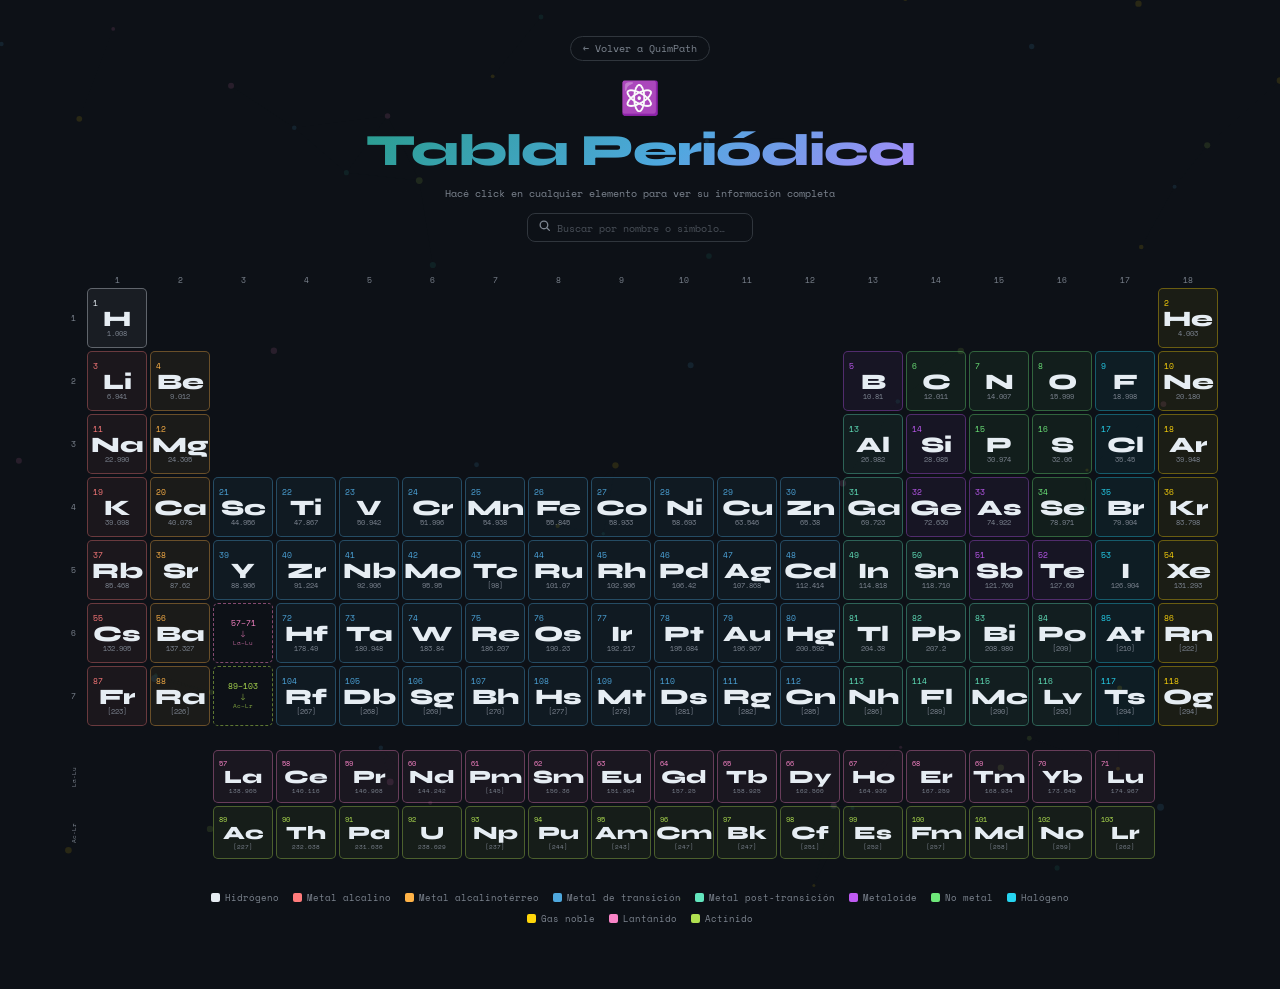
<file: tabla_periodica.html>
<!DOCTYPE html>
<html lang="es">
<head>
  <meta charset="UTF-8">
  <meta name="viewport" content="width=device-width, initial-scale=1.0">
  <title>Tabla Periódica — QuimPath</title>
  <link rel="icon" href="data:image/svg+xml,<svg xmlns=%22http://www.w3.org/2000/svg%22 viewBox=%220 0 100 100%22><text y=%22.9em%22 font-size=%2290%22>⚛️</text></svg>">
  <link href="https://fonts.googleapis.com/css2?family=Space+Mono:wght@400;700&family=Syne:wght@400;600;700;800&display=swap" rel="stylesheet">
  <style>
    :root {
      --bg:  #0d1117;
      --sf:  #161b22;
      --sf2: #1c2128;
      --bd:  #30363d;
      --tx:  #e6edf3;
      --tm:  #7d8590;
      --ac:  #2a9d8f;
      --a2:  #4ea8de;
      --cs:  60px;
      --cg:  3px;
    }
    * { box-sizing: border-box; margin: 0; padding: 0; }
    html, body { background: var(--bg); color: var(--tx); font-family: 'Syne', sans-serif; min-height: 100dvh; overflow-x: hidden; }

    #bg-canvas { position: fixed; inset: 0; pointer-events: none; z-index: 0; opacity: .22; }

    .page { position: relative; z-index: 1; min-height: 100dvh; padding: 36px 20px 64px; display: flex; flex-direction: column; align-items: center; }

    /* ── HEADER ── */
    .hdr { text-align: center; margin-bottom: 32px; animation: fadeUp .5s ease both; }
    .back-btn {
      display: inline-flex; align-items: center; gap: 6px;
      font-family: 'Space Mono', monospace; font-size: .62rem;
      color: var(--tm); text-decoration: none;
      border: 1px solid var(--bd); border-radius: 100px;
      padding: 4px 12px; margin-bottom: 18px;
      transition: color .15s, border-color .15s;
    }
    .back-btn:hover { color: var(--ac); border-color: var(--ac); }
    .hdr h1 {
      font-size: clamp(1.5rem, 6vw, 2.8rem); font-weight: 800; letter-spacing: -1px;
      background: linear-gradient(135deg, var(--ac) 0%, var(--a2) 55%, #a78bfa 100%);
      -webkit-background-clip: text; -webkit-text-fill-color: transparent; background-clip: text;
      display: inline-block; margin-bottom: 8px;
    }
    .hdr p { font-family: 'Space Mono', monospace; font-size: .65rem; color: var(--tm); }

    .search-wrap {
      display: flex; align-items: center; gap: 6px;
      margin: 12px auto 0; width: max-content;
      background: var(--s2); border: 1px solid var(--bd); border-radius: 8px;
      padding: 5px 10px; transition: border-color .2s, box-shadow .2s;
    }
    .search-wrap:focus-within { border-color: var(--ac); box-shadow: 0 0 0 2px color-mix(in srgb, var(--ac) 20%, transparent); }
    .s-icon { font-size: .8rem; color: var(--tm); user-select: none; }
    #el-search {
      background: none; border: none; outline: none;
      color: var(--tx); font-family: 'Space Mono', monospace; font-size: .65rem;
      width: 170px;
    }
    #el-search::placeholder { color: var(--tm); opacity: .55; }
    #search-clear {
      background: none; border: none; color: var(--tm); cursor: pointer;
      font-size: .7rem; padding: 0; line-height: 1; opacity: 0; pointer-events: none;
      transition: opacity .15s;
    }
    #search-clear.visible { opacity: 1; pointer-events: auto; }

    /* ── SCROLL WRAPPER ── */
    .tbl-outer { width: 100%; overflow-x: auto; padding-bottom: 8px; }
    .tbl-inner { width: max-content; margin: 0 auto; display: flex; flex-direction: column; gap: 0; }

    /* Group label row */
    .grp-row {
      display: grid;
      grid-template-columns: 22px repeat(18, var(--cs));
      gap: var(--cg);
      margin-bottom: 2px;
    }
    .grp-lbl {
      font-family: 'Space Mono', monospace; font-size: .48rem; color: var(--tm);
      display: flex; align-items: center; justify-content: center;
    }

    /* Main layout: period labels + grid */
    .tbl-body { display: flex; gap: var(--cg); }
    .per-col {
      display: grid;
      grid-template-rows: repeat(7, var(--cs)) 18px repeat(2, calc(var(--cs) * .88));
      gap: var(--cg);
      width: 22px; flex-shrink: 0;
    }
    .per-lbl {
      font-family: 'Space Mono', monospace; font-size: .48rem; color: var(--tm);
      display: flex; align-items: center; justify-content: center;
    }
    .per-lbl.gap { /* row 8 spacer */ }

    /* ── PERIODIC TABLE GRID ── */
    #pt-grid {
      display: grid;
      grid-template-columns: repeat(18, var(--cs));
      grid-template-rows: repeat(7, var(--cs)) 18px repeat(2, calc(var(--cs) * .88));
      gap: var(--cg);
    }

    /* ── ELEMENT CELL ── */
    .el {
      grid-column: var(--c);
      grid-row: var(--r);
      position: relative;
      background: var(--eb);
      border: 1px solid color-mix(in srgb, var(--ec) 35%, transparent);
      border-radius: 5px;
      cursor: pointer;
      display: flex; flex-direction: column;
      align-items: center; justify-content: center;
      padding: 3px 2px 2px;
      overflow: hidden;
      transition: transform .15s cubic-bezier(.34,1.56,.64,1), box-shadow .15s, border-color .15s, opacity .18s, z-index 0s .15s;
      animation: elIn .45s var(--ed) both;
      user-select: none;
    }
    .el::before {
      content: '';
      position: absolute; inset: 0;
      background: radial-gradient(circle at 30% 20%, color-mix(in srgb, var(--ec) 18%, transparent), transparent 70%);
      opacity: 0; transition: opacity .15s;
      border-radius: 4px;
    }
    .el:hover { transform: scale(1.2); z-index: 20; border-color: var(--ec); box-shadow: 0 0 14px var(--eg), 0 6px 24px rgba(0,0,0,.6); transition: transform .15s cubic-bezier(.34,1.56,.64,1), box-shadow .15s, border-color .15s; }
    .el:hover::before { opacity: 1; }
    .el:active { transform: scale(1.1); }

    .el-z   { font-size: .5rem; font-family: 'Space Mono', monospace; color: var(--ec); line-height: 1; align-self: flex-start; padding-left: 3px; }
    .el-sym { font-size: 1.38rem; font-weight: 800; color: var(--tx); line-height: 1; margin: 1px 0; }
    .el-mass{ font-size: .41rem; font-family: 'Space Mono', monospace; color: var(--tm); line-height: 1; }

    /* Placeholder cells (57-71, 89-103) */
    .el-ph {
      grid-column: var(--c);
      grid-row: var(--r);
      background: transparent;
      border: 1px dashed color-mix(in srgb, var(--ec) 50%, transparent);
      border-radius: 5px;
      display: flex; flex-direction: column;
      align-items: center; justify-content: center;
      gap: 1px;
      animation: elIn .45s var(--ed) both;
    }
    .el-ph .ph-range { font-family: 'Space Mono', monospace; font-size: .48rem; color: var(--ec); line-height: 1; }
    .el-ph .ph-arrow { font-size: .55rem; color: color-mix(in srgb, var(--ec) 60%, transparent); }

    /* Lanthanide/actinide rows (row 9-10) — slightly smaller text */
    .el[data-fa="1"] .el-sym { font-size: 1.18rem; }
    .el[data-fa="1"] .el-z   { font-size: .44rem; }
    .el[data-fa="1"] .el-mass{ font-size: .38rem; }

    /* ── CATEGORY LEGEND ── */
    .legend { display: flex; flex-wrap: wrap; gap: 8px 14px; margin-top: 24px; justify-content: center; max-width: 900px; animation: fadeUp .5s .4s ease both; }
    .leg-item { display: flex; align-items: center; gap: 5px; font-family: 'Space Mono', monospace; font-size: .55rem; color: var(--tm); cursor: default; transition: color .15s; }
    .leg-item:hover { color: var(--tx); }

    /* Category filter dim */
    #pt-grid.filtering .el       { opacity: .1;  transition: opacity .18s; }
    #pt-grid.filtering .el-ph    { opacity: .08; transition: opacity .18s; }
    #pt-grid.filtering .el.hl    { opacity: 1; }
    #pt-grid.filtering .el-ph.hl { opacity: 1; }
    .leg-dot { width: 9px; height: 9px; border-radius: 2px; flex-shrink: 0; }

    /* ── MODAL ── */
    .mbg {
      position: fixed; inset: 0;
      background: rgba(0,0,0,.65);
      backdrop-filter: blur(8px);
      z-index: 200;
      display: flex; align-items: center; justify-content: center;
      padding: 20px;
      opacity: 0; pointer-events: none;
      transition: opacity .2s;
    }
    .mbg.open { opacity: 1; pointer-events: auto; }
    .mbox {
      background: var(--sf);
      border: 1px solid var(--bd);
      border-radius: 18px;
      width: 100%; max-width: 440px;
      position: relative;
      overflow: hidden;
      transform: translateY(22px) scale(.97);
      transition: transform .22s cubic-bezier(.34,1.56,.64,1);
    }
    .mbg.open .mbox { transform: translateY(0) scale(1); }

    /* Modal top banner */
    .m-banner {
      padding: 28px 24px 22px;
      background: radial-gradient(ellipse at 70% 50%, var(--m-glow, rgba(42,157,143,.12)), transparent 65%);
      border-bottom: 1px solid var(--bd);
      display: flex; align-items: flex-start; gap: 18px;
      position: relative; overflow: hidden;
    }
    /* Orbital ring decoration */
    .m-ring {
      position: absolute; right: 18px; top: 50%; transform: translateY(-50%);
      width: 78px; height: 78px;
      border-radius: 50%;
      border: 1px solid color-mix(in srgb, var(--m-color, white) 20%, transparent);
      animation: spin 9s linear infinite;
      pointer-events: none;
    }
    .m-ring::after {
      content: ''; position: absolute;
      width: 7px; height: 7px;
      background: var(--m-color, white);
      border-radius: 50%;
      top: -3.5px; left: 50%;
      transform: translateX(-50%);
      box-shadow: 0 0 6px var(--m-color, white);
    }
    .m-ring2 {
      position: absolute; right: 32px; top: 50%; transform: translateY(-50%) rotate(60deg);
      width: 52px; height: 52px;
      border-radius: 50%;
      border: 1px solid color-mix(in srgb, var(--m-color, white) 15%, transparent);
      animation: spinr 6s linear infinite;
      pointer-events: none;
    }
    .m-ring2::after {
      content: ''; position: absolute;
      width: 5px; height: 5px;
      background: color-mix(in srgb, var(--m-color, white) 60%, transparent);
      border-radius: 50%;
      bottom: -2.5px; left: 50%;
      transform: translateX(-50%);
    }

    .m-sym-wrap { flex-shrink: 0; }
    .m-z    { font-family: 'Space Mono', monospace; font-size: .68rem; color: var(--m-color, var(--tm)); margin-bottom: 2px; }
    .m-sym  { font-size: 3.2rem; font-weight: 800; color: var(--tx); line-height: 1; }
    .m-name { font-size: 1rem; font-weight: 700; color: var(--tx); line-height: 1.2; margin-bottom: 6px; }
    .m-cat  {
      display: inline-block;
      font-family: 'Space Mono', monospace; font-size: .52rem;
      text-transform: uppercase; letter-spacing: 1px;
      border: 1px solid var(--m-color, var(--bd));
      color: var(--m-color, var(--tm));
      background: color-mix(in srgb, var(--m-color, transparent) 10%, transparent);
      border-radius: 100px; padding: 2px 8px;
    }

    /* Modal body */
    .m-body { padding: 20px 24px 22px; }
    .m-grid {
      display: grid; grid-template-columns: 1fr 1fr;
      gap: 12px; margin-bottom: 16px;
    }
    .m-field { display: flex; flex-direction: column; gap: 3px; }
    .m-label { font-family: 'Space Mono', monospace; font-size: .5rem; text-transform: uppercase; letter-spacing: 1px; color: var(--tm); }
    .m-val   { font-size: .82rem; font-weight: 600; color: var(--tx); }
    .m-val.mono { font-family: 'Space Mono', monospace; font-size: .72rem; }
    .m-val.mono sup { font-size: .7em; vertical-align: super; line-height: 0; }

    .m-ox { display: flex; gap: 4px; flex-wrap: wrap; }
    .m-ox span {
      font-family: 'Space Mono', monospace; font-size: .62rem;
      border: 1px solid var(--m-color, var(--bd));
      color: var(--m-color, var(--tm));
      border-radius: 4px; padding: 1px 5px;
      background: color-mix(in srgb, var(--m-color, transparent) 8%, transparent);
    }

    .m-desc { font-size: .78rem; color: var(--tm); line-height: 1.6; border-top: 1px solid var(--bd); padding-top: 14px; }

    .m-close {
      position: absolute; top: 14px; right: 14px;
      background: var(--sf2); border: 1px solid var(--bd);
      color: var(--tm); border-radius: 8px;
      width: 28px; height: 28px;
      display: flex; align-items: center; justify-content: center;
      cursor: pointer; font-size: .8rem; z-index: 10;
      transition: color .15s, border-color .15s;
    }
    .m-close:hover { color: var(--tx); border-color: var(--tm); }

    .phase-badge {
      display: inline-flex; align-items: center; gap: 4px;
      font-size: .78rem; font-weight: 600;
    }
    .phase-dot { width: 8px; height: 8px; border-radius: 50%; display: inline-block; }

    /* ── ANIMATIONS ── */
    @keyframes fadeUp { from { opacity: 0; transform: translateY(16px); } to { opacity: 1; transform: translateY(0); } }
    @keyframes elIn   { from { opacity: 0; transform: scale(.75); } to { opacity: 1; transform: scale(1); } }
    @keyframes spin   { to { transform: translateY(-50%) rotate(360deg); } }
    @keyframes spinr  { to { transform: translateY(-50%) rotate(calc(60deg + 360deg)); } }

    /* ── RESPONSIVE ── */
    @media (max-width: 900px) {
      :root { --cs: 46px; --cg: 2px; }
      .el-sym,
      .el[data-fa="1"] .el-sym { font-size: 1.1rem; }
      .el-z, .el-mass { font-size: .42rem; }
    }
    @media (max-width: 600px) {
      :root { --cs: 34px; --cg: 2px; }
      .el-sym,
      .el[data-fa="1"] .el-sym { font-size: .82rem; }
      .el-z,
      .el[data-fa="1"] .el-z   { font-size: .34rem; }
      .el-mass { display: none; }
      .grp-lbl, .per-lbl { font-size: .38rem; }
      .hdr p { display: none; }
    }
    @media (max-width: 420px) {
      :root { --cs: 27px; --cg: 1px; }
      .el-sym,
      .el[data-fa="1"] .el-sym { font-size: .66rem; }
      .el-z,
      .el[data-fa="1"] .el-z   { display: none; }
      .grp-lbl { display: none; }
    }
    @media (max-width: 360px) {
      :root { --cs: 23px; --cg: 1px; }
      .el-sym,
      .el[data-fa="1"] .el-sym { font-size: .56rem; }
    }

    /* ── ROTATE OVERLAY ── */
    #rotate-ov {
      display: none;
      position: fixed; inset: 0; z-index: 999;
      background: var(--bg);
      flex-direction: column;
      align-items: center; justify-content: center;
      gap: 24px;
      padding: 32px;
      text-align: center;
    }
    #rotate-ov.show { display: flex; }

    .rot-phone {
      width: 160px; height: auto;
      animation: rotPhone 1.8s ease-in-out infinite;
      display: inline-block;
    }
    @keyframes rotPhone {
      0%   { transform: rotate(-12deg); }
      35%  { transform: rotate(78deg);  }
      65%  { transform: rotate(78deg);  }
      100% { transform: rotate(-12deg); }
    }
    .rot-title {
      font-size: 1.4rem; font-weight: 800;
      background: linear-gradient(135deg, var(--ac) 0%, var(--a2) 60%, #a78bfa 100%);
      -webkit-background-clip: text; -webkit-text-fill-color: transparent; background-clip: text;
    }
    .rot-sub {
      font-family: 'Space Mono', monospace;
      font-size: .65rem; color: var(--tm); line-height: 1.7; max-width: 260px;
    }
    .rot-back {
      margin-top: 8px;
      font-family: 'Space Mono', monospace; font-size: .6rem;
      color: var(--tm); text-decoration: none;
      border: 1px solid var(--bd); border-radius: 100px;
      padding: 6px 16px;
      transition: color .15s, border-color .15s;
    }
    .rot-back:hover { color: var(--ac); border-color: var(--ac); }
  </style>
</head>
<body>

<!-- Rotate overlay (mobile portrait) -->
<div id="rotate-ov">
  <img class="rot-phone" src="girar_telefono.png" alt="Girá el teléfono">
  <div class="rot-title">Rotá la pantalla</div>
  <div class="rot-sub">La tabla periódica está optimizada para modo horizontal. Girá el teléfono para continuar.</div>
  <a class="rot-back" href="index.html">← Volver al inicio</a>
</div>

<canvas id="bg-canvas"></canvas>

<div class="page">

  <header class="hdr">
    <div><a class="back-btn" href="index.html">← Volver a QuimPath</a></div>
    <div style="font-size:2rem;margin-bottom:6px">⚛️</div>
    <h1>Tabla Periódica</h1>
    <p>Hacé click en cualquier elemento para ver su información completa</p>
    <div class="search-wrap">
      <span class="s-icon"><svg width="13" height="13" viewBox="0 0 24 24" fill="none" stroke="currentColor" stroke-width="2.5" stroke-linecap="round" stroke-linejoin="round"><circle cx="11" cy="11" r="7"/><line x1="21" y1="21" x2="16.65" y2="16.65"/></svg></span>
      <input type="text" id="el-search" placeholder="Buscar por nombre o símbolo…" autocomplete="off" spellcheck="false">
      <button id="search-clear" title="Limpiar">✕</button>
    </div>
  </header>

  <div class="tbl-outer">
    <div class="tbl-inner">
      <!-- Group labels -->
      <div class="grp-row" id="grp-row"></div>
      <!-- Period labels + grid -->
      <div class="tbl-body">
        <div class="per-col" id="per-col"></div>
        <div id="pt-grid"></div>
      </div>
    </div>
  </div>

  <!-- Legend -->
  <div class="legend" id="legend"></div>

</div>

<!-- Modal -->
<div class="mbg" id="mbg" onclick="closeMod(event)">
  <div class="mbox" id="mbox">
    <button class="m-close" onclick="closeMod()">✕</button>
    <div class="m-banner" id="m-banner">
      <div class="m-ring" id="m-ring"></div>
      <div class="m-ring2" id="m-ring2"></div>
      <div class="m-sym-wrap">
        <div class="m-z" id="m-z"></div>
        <div class="m-sym" id="m-sym"></div>
      </div>
      <div>
        <div class="m-name" id="m-name"></div>
        <div class="m-cat" id="m-cat"></div>
      </div>
    </div>
    <div class="m-body">
      <div class="m-grid" id="m-grid"></div>
      <div class="m-desc" id="m-desc"></div>
    </div>
  </div>
</div>

<script>
// ── Category definitions ──
const CAT = {
  'hydrogen':         { color:'#e6edf3', glow:'rgba(230,237,243,.28)', bg:'rgba(230,237,243,.055)', name:'Hidrógeno' },
  'alkali-metal':     { color:'#ff7b7b', glow:'rgba(255,123,123,.28)', bg:'rgba(255,123,123,.06)',  name:'Metal alcalino' },
  'alkaline-earth':   { color:'#ffb347', glow:'rgba(255,179,71,.28)',  bg:'rgba(255,179,71,.06)',   name:'Metal alcalinotérreo' },
  'transition-metal': { color:'#4ea8de', glow:'rgba(78,168,222,.28)',  bg:'rgba(78,168,222,.06)',   name:'Metal de transición' },
  'post-transition':  { color:'#63e6be', glow:'rgba(99,230,190,.28)',  bg:'rgba(99,230,190,.06)',   name:'Metal post-transición' },
  'metalloid':        { color:'#bf5af2', glow:'rgba(191,90,242,.28)',  bg:'rgba(191,90,242,.06)',   name:'Metaloide' },
  'nonmetal':         { color:'#6ee87a', glow:'rgba(110,232,122,.28)', bg:'rgba(110,232,122,.06)',  name:'No metal' },
  'halogen':          { color:'#26d4f0', glow:'rgba(38,212,240,.28)',  bg:'rgba(38,212,240,.06)',   name:'Halógeno' },
  'noble-gas':        { color:'#ffd60a', glow:'rgba(255,214,10,.28)',  bg:'rgba(255,214,10,.06)',   name:'Gas noble' },
  'lanthanide':       { color:'#f984c7', glow:'rgba(249,132,199,.28)', bg:'rgba(249,132,199,.055)', name:'Lantánido' },
  'actinide':         { color:'#b0e050', glow:'rgba(176,224,80,.28)',  bg:'rgba(176,224,80,.055)',  name:'Actínido' },
};

// ── Phase icons ──
const PHASE_COLOR = { 'gas':'#4ea8de', 'líquido':'#f984c7', 'sólido':'#63e6be', 'sintético':'#ffb347' };
const PHASE_ICON  = { 'gas':'☁', 'líquido':'💧', 'sólido':'◆', 'sintético':'⚗' };

// ── Element data ──
// { z, sym, name, mass, cat, row, col, cfg, ox, phase, year, by, desc }
const E = [
  {z:1,  sym:'H',  name:'Hidrógeno',    mass:'1.008',   cat:'hydrogen',        row:1, col:1,  cfg:'1s¹',                     ox:['+1','-1'],           phase:'gas',     year:1766, by:'H. Cavendish',      desc:'El elemento más abundante del universo; forma el 75% de la materia bariónica. Su fusión en las estrellas produce toda la energía que vemos en el cosmos.'},
  {z:2,  sym:'He', name:'Helio',        mass:'4.003',   cat:'noble-gas',       row:1, col:18, cfg:'1s²',                     ox:[],                    phase:'gas',     year:1868, by:'Janssen / Lockyer',  desc:'Segundo elemento más abundante. Descubierto primero en el Sol (helio = ἥλιος). Es el único elemento que permanece líquido cerca del cero absoluto sin presión.'},
  {z:3,  sym:'Li', name:'Litio',        mass:'6.941',   cat:'alkali-metal',    row:2, col:1,  cfg:'[He] 2s¹',                ox:['+1'],                phase:'sólido',  year:1817, by:'J.A. Arfwedson',    desc:'Metal más ligero; tan blando que se corta con un cuchillo. Clave en baterías de ion-litio que alimentan autos eléctricos y smartphones.'},
  {z:4,  sym:'Be', name:'Berilio',      mass:'9.012',   cat:'alkaline-earth',  row:2, col:2,  cfg:'[He] 2s²',                ox:['+2'],                phase:'sólido',  year:1798, by:'L.N. Vauquelin',    desc:'Metal ligero y rígido, transparente a los rayos X. Usado en ventanas de detectores de rayos X, instrumentos de precisión y aleaciones aeroespaciales.'},
  {z:5,  sym:'B',  name:'Boro',         mass:'10.81',   cat:'metalloid',       row:2, col:13, cfg:'[He] 2s² 2p¹',            ox:['+3'],                phase:'sólido',  year:1808, by:'Gay-Lussac / Davy',  desc:'Semimetal con formas alótropas de dureza excepcional. Esencial en vidrio borosilicato (Pyrex), fibra de vidrio y ácido bórico antiséptico.'},
  {z:6,  sym:'C',  name:'Carbono',      mass:'12.011',  cat:'nonmetal',        row:2, col:14, cfg:'[He] 2s² 2p²',            ox:['+4','+2','-4'],      phase:'sólido',  year:null, by:'Prehistórico',       desc:'Base de toda la química orgánica. Existe como diamante (el mineral natural más duro), grafito (lubricante), grafeno y fulerenos. Cada ser vivo está construido con carbono.'},
  {z:7,  sym:'N',  name:'Nitrógeno',    mass:'14.007',  cat:'nonmetal',        row:2, col:15, cfg:'[He] 2s² 2p³',            ox:['+5','+3','-3'],      phase:'gas',     year:1772, by:'D. Rutherford',      desc:'Forma el 78% de la atmósfera. Esencial en proteínas, ADN y ARN. El nitrógeno líquido a −196°C se usa en criopreservación y gastronomía molecular.'},
  {z:8,  sym:'O',  name:'Oxígeno',      mass:'15.999',  cat:'nonmetal',        row:2, col:16, cfg:'[He] 2s² 2p⁴',            ox:['-2'],                phase:'gas',     year:1774, by:'Scheele / Priestley', desc:'Tercer elemento más abundante del universo. Esencial para la respiración aeróbica. El ozono (O₃) en la estratosfera protege la Tierra de la radiación UV.'},
  {z:9,  sym:'F',  name:'Flúor',        mass:'18.998',  cat:'halogen',         row:2, col:17, cfg:'[He] 2s² 2p⁵',            ox:['-1'],                phase:'gas',     year:1886, by:'H. Moissan',         desc:'Elemento más electronegativo de todos; tan reactivo que corroe casi cualquier material. El fluoruro en pastas dentales previene caries; el PTFE (Teflón) es flúor unido al carbono.'},
  {z:10, sym:'Ne', name:'Neón',         mass:'20.180',  cat:'noble-gas',       row:2, col:18, cfg:'[He] 2s² 2p⁶',            ox:[],                    phase:'gas',     year:1898, by:'Ramsay / Travers',   desc:'Gas noble inerte que emite luz rojo-naranja brillante al ionizarse. Los icónicos letreros de neón datan de 1910; hoy su color salmón es inconfundible.'},
  {z:11, sym:'Na', name:'Sodio',        mass:'22.990',  cat:'alkali-metal',    row:3, col:1,  cfg:'[Ne] 3s¹',                ox:['+1'],                phase:'sólido',  year:1807, by:'H. Davy',            desc:'Metal suave que reacciona violentamente con agua. El cloruro de sodio (sal) es fundamental para la vida y fue durante siglos moneda de cambio (salario).'},
  {z:12, sym:'Mg', name:'Magnesio',     mass:'24.305',  cat:'alkaline-earth',  row:3, col:2,  cfg:'[Ne] 3s²',                ox:['+2'],                phase:'sólido',  year:1755, by:'J. Black',           desc:'Metal ligero central en la clorofila, el pigmento verde de las plantas. Esencial para la fotosíntesis y segundo catión más abundante en el interior celular.'},
  {z:13, sym:'Al', name:'Aluminio',     mass:'26.982',  cat:'post-transition', row:3, col:13, cfg:'[Ne] 3s² 3p¹',            ox:['+3'],                phase:'sólido',  year:1825, by:'H.C. Ørsted',        desc:'Metal más abundante en la corteza terrestre. Ligero, resistente a la corrosión y 100% reciclable. Su producción consume enormes cantidades de electricidad.'},
  {z:14, sym:'Si', name:'Silicio',      mass:'28.085',  cat:'metalloid',       row:3, col:14, cfg:'[Ne] 3s² 3p²',            ox:['+4','-4'],           phase:'sólido',  year:1824, by:'J.J. Berzelius',     desc:'Semiconductor que dio nombre a Silicon Valley. Segundo elemento más abundante en la corteza terrestre. Cada chip de computadora está hecho de silicio ultrapuro.'},
  {z:15, sym:'P',  name:'Fósforo',      mass:'30.974',  cat:'nonmetal',        row:3, col:15, cfg:'[Ne] 3s² 3p³',            ox:['+5','+3','-3'],      phase:'sólido',  year:1669, by:'H. Brand',           desc:'Primer elemento descubierto en tiempos modernos. Esencial para el ADN, ARN y ATP. Su escasez futura amenaza la agricultura mundial.'},
  {z:16, sym:'S',  name:'Azufre',       mass:'32.06',   cat:'nonmetal',        row:3, col:16, cfg:'[Ne] 3s² 3p⁴',            ox:['+6','+4','-2'],      phase:'sólido',  year:null, by:'Prehistórico',       desc:'Conocido desde la antigüedad como "azufre" bíblico. Clave en la producción de ácido sulfúrico (el químico más producido del mundo) y en los aminoácidos cisteína y metionina.'},
  {z:17, sym:'Cl', name:'Cloro',        mass:'35.45',   cat:'halogen',         row:3, col:17, cfg:'[Ne] 3s² 3p⁵',            ox:['+7','+5','-1'],      phase:'gas',     year:1774, by:'C.W. Scheele',       desc:'Gas amarillo-verdoso; usado como arma química en la Primera Guerra Mundial. Hoy desinfecta el agua potable de millones de personas y es base de la industria del PVC.'},
  {z:18, sym:'Ar', name:'Argón',        mass:'39.948',  cat:'noble-gas',       row:3, col:18, cfg:'[Ne] 3s² 3p⁶',            ox:[],                    phase:'gas',     year:1894, by:'Rayleigh / Ramsay',  desc:'Gas noble más abundante en la atmósfera (0,93%). Provee atmósfera inerte en soldadura, lámparas de incandescencia y en el envejecimiento de vinos finos.'},
  {z:19, sym:'K',  name:'Potasio',      mass:'39.098',  cat:'alkali-metal',    row:4, col:1,  cfg:'[Ar] 4s¹',                ox:['+1'],                phase:'sólido',  year:1807, by:'H. Davy',            desc:'Esencial para la función nerviosa y muscular; mantiene el potencial de membrana celular. Abundante en bananas, papas y legumbres.'},
  {z:20, sym:'Ca', name:'Calcio',       mass:'40.078',  cat:'alkaline-earth',  row:4, col:2,  cfg:'[Ar] 4s²',                ox:['+2'],                phase:'sólido',  year:1808, by:'H. Davy',            desc:'Mineral más abundante del cuerpo humano (99% en huesos y dientes). El carbonato de calcio forma rocas calizas, mármol y conchas marinas.'},
  {z:21, sym:'Sc', name:'Escandio',     mass:'44.956',  cat:'transition-metal',row:4, col:3,  cfg:'[Ar] 3d¹ 4s²',            ox:['+3'],                phase:'sólido',  year:1879, by:'L.F. Nilson',        desc:'Primer metal de transición. Aleado con aluminio forma materiales ultraligeros para palos de béisbol, bicicletas y componentes aeroespaciales.'},
  {z:22, sym:'Ti', name:'Titanio',      mass:'47.867',  cat:'transition-metal',row:4, col:4,  cfg:'[Ar] 3d² 4s²',            ox:['+4','+3'],           phase:'sólido',  year:1791, by:'W. Gregor',          desc:'Metal ligero y biocompatible. Mismo módulo elástico que el hueso humano; esencial en implantes dentales, prótesis y estructuras aeroespaciales de alta temperatura.'},
  {z:23, sym:'V',  name:'Vanadio',      mass:'50.942',  cat:'transition-metal',row:4, col:5,  cfg:'[Ar] 3d³ 4s²',            ox:['+5','+4','+3','+2'], phase:'sólido',  year:1801, by:'A.M. del Río',       desc:'Metal duro descubierto en México. Las aleaciones vanadio-acero se usan en herramientas de corte, motores de autos y reactores nucleares.'},
  {z:24, sym:'Cr', name:'Cromo',        mass:'51.996',  cat:'transition-metal',row:4, col:6,  cfg:'[Ar] 3d⁵ 4s¹',            ox:['+6','+3','+2'],      phase:'sólido',  year:1797, by:'L.N. Vauquelin',     desc:'Metal brillante con nombre derivado del griego χρῶμα (color) por la variedad de colores de sus compuestos. Da color verde a las esmeraldas y rojo al rubí.'},
  {z:25, sym:'Mn', name:'Manganeso',    mass:'54.938',  cat:'transition-metal',row:4, col:7,  cfg:'[Ar] 3d⁵ 4s²',            ox:['+7','+4','+2'],      phase:'sólido',  year:1774, by:'J.G. Gahn',          desc:'Metal esencial en la producción de acero (95% de su uso). Cofactor de enzimas antioxidantes superóxido dismutasa. El permanganato es un potente oxidante.'},
  {z:26, sym:'Fe', name:'Hierro',       mass:'55.845',  cat:'transition-metal',row:4, col:8,  cfg:'[Ar] 3d⁶ 4s²',            ox:['+3','+2'],           phase:'sólido',  year:null, by:'Prehistórico',       desc:'Metal más usado por la humanidad. Forma el núcleo sólido de la Tierra. La hemoglobina lo usa para transportar oxígeno. La Edad del Hierro definió civilizaciones enteras.'},
  {z:27, sym:'Co', name:'Cobalto',      mass:'58.933',  cat:'transition-metal',row:4, col:9,  cfg:'[Ar] 3d⁷ 4s²',            ox:['+3','+2'],           phase:'sólido',  year:1735, by:'G. Brandt',          desc:'Metal magnético que da el azul cobalto a cerámicas desde el Antiguo Egipto. Es el único componente metálico de la vitamina B₁₂, esencial para la función neurológica.'},
  {z:28, sym:'Ni', name:'Níquel',       mass:'58.693',  cat:'transition-metal',row:4, col:10, cfg:'[Ar] 3d⁸ 4s²',            ox:['+2'],                phase:'sólido',  year:1751, by:'A.F. Cronstedt',     desc:'Metal resistente a la corrosión. Usado en monedas, catalizadores de hidrogenación, baterías recargables y recubrimientos protectores. El acero inoxidable contiene 8-12% de níquel.'},
  {z:29, sym:'Cu', name:'Cobre',        mass:'63.546',  cat:'transition-metal',row:4, col:11, cfg:'[Ar] 3d¹⁰ 4s¹',           ox:['+2','+1'],           phase:'sólido',  year:null, by:'Prehistórico',       desc:'Uno de los primeros metales trabajados por el hombre. El mejor conductor eléctrico después de la plata. Antibacteriano natural; las superficies de cobre reducen infecciones hospitalarias.'},
  {z:30, sym:'Zn', name:'Zinc',         mass:'65.38',   cat:'transition-metal',row:4, col:12, cfg:'[Ar] 3d¹⁰ 4s²',           ox:['+2'],                phase:'sólido',  year:1746, by:'A.S. Marggraf',      desc:'Esencial para el sistema inmunológico y la cicatrización de heridas. La galvanización con zinc protege el acero de la oxidación. El latón es una aleación cobre-zinc.'},
  {z:31, sym:'Ga', name:'Galio',        mass:'69.723',  cat:'post-transition', row:4, col:13, cfg:'[Ar] 3d¹⁰ 4s² 4p¹',       ox:['+3'],                phase:'sólido',  year:1875, by:'P.É.L. de Boisbaudran',desc:'Metal que se funde en la palma de la mano (29.8°C). El nitruro de galio (GaN) es el semiconductor de los LEDs de alta eficiencia y pantallas 4K modernas.'},
  {z:32, sym:'Ge', name:'Germanio',     mass:'72.630',  cat:'metalloid',       row:4, col:14, cfg:'[Ar] 3d¹⁰ 4s² 4p²',       ox:['+4','+2'],           phase:'sólido',  year:1886, by:'C.A. Winkler',       desc:'Semimetal predicho por Mendeléiev como "eka-silicio" antes de su descubrimiento. Fue el material del primer transistor práctico en 1947 y es clave en fibras ópticas.'},
  {z:33, sym:'As', name:'Arsénico',     mass:'74.922',  cat:'metalloid',       row:4, col:15, cfg:'[Ar] 3d¹⁰ 4s² 4p³',       ox:['+5','+3','-3'],      phase:'sólido',  year:null, by:'Prehistórico',       desc:'Veneno histórico conocido como "polvo de herencia". Paradójicamente, el arsfenamina (arsénico) fue el primer antibiótico moderno de Ehrlich (1909).'},
  {z:34, sym:'Se', name:'Selenio',      mass:'78.971',  cat:'nonmetal',        row:4, col:16, cfg:'[Ar] 3d¹⁰ 4s² 4p⁴',       ox:['+6','+4','-2'],      phase:'sólido',  year:1817, by:'J.J. Berzelius',     desc:'No metal esencial en trazas para humanos; cofactor de glutatión peroxidasa. Las celdas solares de teluro de cadmio-selenio transforman luz en electricidad eficientemente.'},
  {z:35, sym:'Br', name:'Bromo',        mass:'79.904',  cat:'halogen',         row:4, col:17, cfg:'[Ar] 3d¹⁰ 4s² 4p⁵',       ox:['+5','+1','-1'],      phase:'líquido', year:1826, by:'A.J. Balard',        desc:'Único no metal líquido a temperatura ambiente. Los retardantes de llama bromados protegen plásticos electrónicos. Los bromuros históricamente se usaron como sedantes.'},
  {z:36, sym:'Kr', name:'Kriptón',      mass:'83.798',  cat:'noble-gas',       row:4, col:18, cfg:'[Ar] 3d¹⁰ 4s² 4p⁶',       ox:['+2'],                phase:'gas',     year:1898, by:'Ramsay / Travers',   desc:'Gas noble que formó compuestos en 1962 (KrF₂), desafiando la idea de que los gases nobles son totalmente inertes. Definió el metro estándar de 1960 a 1983.'},
  {z:37, sym:'Rb', name:'Rubidio',      mass:'85.468',  cat:'alkali-metal',    row:5, col:1,  cfg:'[Kr] 5s¹',                ox:['+1'],                phase:'sólido',  year:1861, by:'Bunsen / Kirchhoff',  desc:'Metal alcalino descubierto por espectroscopía (sus líneas rojas dieron su nombre). Las trampas de rubidio enfriadas con láser crearon los primeros condensados de Bose-Einstein.'},
  {z:38, sym:'Sr', name:'Estroncio',    mass:'87.62',   cat:'alkaline-earth',  row:5, col:2,  cfg:'[Kr] 5s²',                ox:['+2'],                phase:'sólido',  year:1790, by:'A. Crawford',        desc:'Da el color rojo carmesí brillante a los fuegos artificiales y bengalas. El Sr-90 radiactivo de pruebas nucleares es un preocupante contaminante que imita al calcio en huesos.'},
  {z:39, sym:'Y',  name:'Itrio',        mass:'88.906',  cat:'transition-metal',row:5, col:3,  cfg:'[Kr] 4d¹ 5s²',            ox:['+3'],                phase:'sólido',  year:1794, by:'J. Gadolin',         desc:'Metal que da nombre a Ytterby, Suecia, donde se descubrieron 4 elementos. Usado en fósforos rojos de televisión, superconductores YBaCuO y láseres de granate de itrio-aluminio.'},
  {z:40, sym:'Zr', name:'Zirconio',     mass:'91.224',  cat:'transition-metal',row:5, col:4,  cfg:'[Kr] 4d² 5s²',            ox:['+4'],                phase:'sólido',  year:1789, by:'M.H. Klaproth',      desc:'Metal resistente a la corrosión con bajo coeficiente de absorción neutrónica. Esencial como revestimiento de barras de combustible nuclear. La zirconia (ZrO₂) imita al diamante.'},
  {z:41, sym:'Nb', name:'Niobio',       mass:'92.906',  cat:'transition-metal',row:5, col:5,  cfg:'[Kr] 4d⁴ 5s¹',            ox:['+5'],                phase:'sólido',  year:1801, by:'C. Hatchett',        desc:'Metal superconductor a muy bajas temperaturas. Los imanes superconductores de niobio-titanio generan los campos magnéticos de los escáneres MRI hospitalarios.'},
  {z:42, sym:'Mo', name:'Molibdeno',    mass:'95.95',   cat:'transition-metal',row:5, col:6,  cfg:'[Kr] 4d⁵ 5s¹',            ox:['+6'],                phase:'sólido',  year:1781, by:'P.J. Hjelm',         desc:'Metal refractario con alto punto de fusión (2623°C). La nitrogenasa bacteriana usa molibdeno para fijar el nitrógeno atmosférico, base de toda la vida en la Tierra.'},
  {z:43, sym:'Tc', name:'Tecnecio',     mass:'[98]',    cat:'transition-metal',row:5, col:7,  cfg:'[Kr] 4d⁵ 5s²',            ox:['+7'],                phase:'sólido',  year:1937, by:'Perrier / Segrè',    desc:'Primer elemento producido artificialmente, sintetizado en el ciclotrón de Berkeley. El Tc-99m es el radioisótopo más usado en medicina nuclear (50 millones de diagnósticos/año).'},
  {z:44, sym:'Ru', name:'Rutenio',      mass:'101.07',  cat:'transition-metal',row:5, col:8,  cfg:'[Kr] 4d⁷ 5s¹',            ox:['+8','+4','+3'],      phase:'sólido',  year:1844, by:'K.K. Klaus',         desc:'Metal del grupo platino nombrado por Ruthenia (Rusia). Catalizador en síntesis de amoníaco, celdas de combustible de óxido sólido y producción de ácido acético.'},
  {z:45, sym:'Rh', name:'Rodio',        mass:'102.906', cat:'transition-metal',row:5, col:9,  cfg:'[Kr] 4d⁸ 5s¹',            ox:['+3'],                phase:'sólido',  year:1803, by:'W.H. Wollaston',     desc:'Metal precioso extremadamente raro. Componente del catalizador de tres vías en convertidores catalíticos que reduce NOₓ en los gases de escape de automóviles.'},
  {z:46, sym:'Pd', name:'Paladio',      mass:'106.42',  cat:'transition-metal',row:5, col:10, cfg:'[Kr] 4d¹⁰',               ox:['+4','+2'],           phase:'sólido',  year:1803, by:'W.H. Wollaston',     desc:'Metal precioso que puede absorber 900 veces su volumen en hidrógeno. Catalizador esencial en convertidores catalíticos y en reacciones de acoplamiento de Suzuki (Premio Nobel 2010).'},
  {z:47, sym:'Ag', name:'Plata',        mass:'107.868', cat:'transition-metal',row:5, col:11, cfg:'[Kr] 4d¹⁰ 5s¹',           ox:['+1'],                phase:'sólido',  year:null, by:'Prehistórico',       desc:'Mejor conductor eléctrico y térmico de todos los elementos. Propiedades antimicrobianas conocidas desde la antigüedad. La fotografía analógica se basó en la reducción de haluros de plata.'},
  {z:48, sym:'Cd', name:'Cadmio',       mass:'112.414', cat:'transition-metal',row:5, col:12, cfg:'[Kr] 4d¹⁰ 5s²',           ox:['+2'],                phase:'sólido',  year:1817, by:'Stromeyer / Hermann', desc:'Metal tóxico preocupante por bioacumulación. Usado en baterías Ni-Cd recargables, el pigmento amarillo cadmio fue favorito de pintores impresionistas.'},
  {z:49, sym:'In', name:'Indio',        mass:'114.818', cat:'post-transition', row:5, col:13, cfg:'[Kr] 4d¹⁰ 5s² 5p¹',       ox:['+3'],                phase:'sólido',  year:1863, by:'Reich / Richter',    desc:'Metal blando que "grita" al doblarse. El óxido de indio-estaño (ITO) es el recubrimiento conductor transparente de cada pantalla táctil de smartphone.'},
  {z:50, sym:'Sn', name:'Estaño',       mass:'118.710', cat:'post-transition', row:5, col:14, cfg:'[Kr] 4d¹⁰ 5s² 5p²',       ox:['+4','+2'],           phase:'sólido',  year:null, by:'Prehistórico',       desc:'Metal conocido desde la Edad del Bronce (aleación Cu-Sn). Protege al cobre en las latas de conserva. A −13°C sufre la "peste del estaño", desintegrándose en polvo gris.'},
  {z:51, sym:'Sb', name:'Antimonio',    mass:'121.760', cat:'metalloid',       row:5, col:15, cfg:'[Kr] 4d¹⁰ 5s² 5p³',       ox:['+5','+3','-3'],      phase:'sólido',  year:null, by:'Prehistórico',       desc:'Semimetal conocido desde el antiguo Egipto como kohl cosmético. Sus aleaciones con plomo endurecen las placas de baterías de autos y los tipos de imprenta.'},
  {z:52, sym:'Te', name:'Teluro',       mass:'127.60',  cat:'metalloid',       row:5, col:16, cfg:'[Kr] 4d¹⁰ 5s² 5p⁴',       ox:['+6','+4','-2'],      phase:'sólido',  year:1782, by:'F.J. von Reichenstein',desc:'Semimetal raro; la corteza terrestre contiene más oro que teluro. Las celdas solares de teluro de cadmio son las más baratas por vatio, rivalizando con el silicio.'},
  {z:53, sym:'I',  name:'Yodo',         mass:'126.904', cat:'halogen',         row:5, col:17, cfg:'[Kr] 4d¹⁰ 5s² 5p⁵',       ox:['+7','+5','+1','-1'], phase:'sólido',  year:1811, by:'B. Courtois',        desc:'Halógeno sólido violáceo que sublima a gas morado. Esencial para la síntesis de hormonas tiroideas. La deficiencia de yodo es la causa más común de discapacidad intelectual prevenible.'},
  {z:54, sym:'Xe', name:'Xenón',        mass:'131.293', cat:'noble-gas',       row:5, col:18, cfg:'[Kr] 4d¹⁰ 5s² 5p⁶',       ox:['+8','+6','+4','+2'], phase:'gas',     year:1898, by:'Ramsay / Travers',   desc:'Gas noble anestésico y propulsor iónico de naves espaciales. Los motores de iones del Dawn y otros sondas lo ioniza para generar empuje con eficiencia extraordinaria.'},
  {z:55, sym:'Cs', name:'Cesio',        mass:'132.905', cat:'alkali-metal',    row:6, col:1,  cfg:'[Xe] 6s¹',                ox:['+1'],                phase:'sólido',  year:1860, by:'Bunsen / Kirchhoff',  desc:'Metal alcalino más reactivo descubierto naturalmente. El cesio-133 define el segundo en el SI: 9.192.631.770 oscilaciones de su radiación son exactamente 1 segundo.'},
  {z:56, sym:'Ba', name:'Bario',        mass:'137.327', cat:'alkaline-earth',  row:6, col:2,  cfg:'[Xe] 6s²',                ox:['+2'],                phase:'sólido',  year:1808, by:'H. Davy',            desc:'El sulfato de bario, insoluble y radiopaco, se traga como "papilla de bario" para radiografiar el tracto digestivo. El nitrato de bario da el color verde a los fuegos artificiales.'},
  // Lanthanides — row 9
  {z:57, sym:'La', name:'Lantano',      mass:'138.905', cat:'lanthanide',      row:9, col:3,  cfg:'[Xe] 5d¹ 6s²',            ox:['+3'],                phase:'sólido',  year:1839, by:'C.G. Mosander',      desc:'Primer lantánido; su nombre viene del griego λανθάνειν (esconderse). Catalizador en craqueo catalítico de petróleo y componente del metal mischmetal para encendedores.'},
  {z:58, sym:'Ce', name:'Cerio',        mass:'140.116', cat:'lanthanide',      row:9, col:4,  cfg:'[Xe] 4f¹ 5d¹ 6s²',        ox:['+4','+3'],           phase:'sólido',  year:1803, by:'Berzelius / Hisinger', desc:'Lantánido más abundante. La cerita (CeO₂) pule el vidrio de lentes ópticas y pantallas. El oxígeno que almacena en su red cristalina lo hace catalizador excepcional en convertidores.'},
  {z:59, sym:'Pr', name:'Praseodimio',  mass:'140.908', cat:'lanthanide',      row:9, col:5,  cfg:'[Xe] 4f³ 6s²',            ox:['+3'],                phase:'sólido',  year:1885, by:'C.A. von Welsbach',  desc:'Nombre del griego πράσιος (verde) por su color. Componente de los imanes de neodimio-hierro-boro más potentes. Las lentes de vidrio de praseodimio protegen a soldadores.'},
  {z:60, sym:'Nd', name:'Neodimio',     mass:'144.242', cat:'lanthanide',      row:9, col:6,  cfg:'[Xe] 4f⁴ 6s²',            ox:['+3'],                phase:'sólido',  year:1885, by:'C.A. von Welsbach',  desc:'Sus imanes Nd₂Fe₁₄B son los más potentes del mundo: esenciales en motores eléctricos, turbinas eólicas, auriculares y discos duros. La transición energética depende del neodimio.'},
  {z:61, sym:'Pm', name:'Prometio',     mass:'[145]',   cat:'lanthanide',      row:9, col:7,  cfg:'[Xe] 4f⁵ 6s²',            ox:['+3'],                phase:'sólido',  year:1945, by:'Marinsky / Glendenin', desc:'Único lantánido sin isótopos estables; apenas existe en la corteza terrestre. El Pm-147 fue fuente de energía en marcapasos cardíacos antes de los actuales de litio.'},
  {z:62, sym:'Sm', name:'Samario',      mass:'150.36',  cat:'lanthanide',      row:9, col:8,  cfg:'[Xe] 4f⁶ 6s²',            ox:['+3','+2'],           phase:'sólido',  year:1879, by:'P.É.L. de Boisbaudran',desc:'Los imanes SmCo son los más estables a altas temperaturas, usados en servomotores de precisión, turbinas y equipos militares donde la temperatura supera los 250°C.'},
  {z:63, sym:'Eu', name:'Europio',      mass:'151.964', cat:'lanthanide',      row:9, col:9,  cfg:'[Xe] 4f⁷ 6s²',            ox:['+3','+2'],           phase:'sólido',  year:1901, by:'E. Demarçay',        desc:'Produce fluorescencia roja brillante en pantallas, LEDs blancos y billetes de euro (el europio activa la fluorescencia antifalsificación en los euros bajo luz UV).'},
  {z:64, sym:'Gd', name:'Gadolinio',    mass:'157.25',  cat:'lanthanide',      row:9, col:10, cfg:'[Xe] 4f⁷ 5d¹ 6s²',        ox:['+3'],                phase:'sólido',  year:1880, by:'J.C.G. de Marignac',  desc:'El quelato Gd-DTPA es el agente de contraste más usado en resonancias magnéticas (MRI), mejorando la visualización de tumores y lesiones en millones de diagnósticos anuales.'},
  {z:65, sym:'Tb', name:'Terbio',       mass:'158.925', cat:'lanthanide',      row:9, col:11, cfg:'[Xe] 4f⁹ 6s²',            ox:['+3'],                phase:'sólido',  year:1843, by:'C.G. Mosander',      desc:'Produce luz verde de alta eficiencia en trifosfores de lámparas fluorescentes y pantallas de fósforos. Sus compuestos son magnetostrictivos: cambian de forma bajo campo magnético.'},
  {z:66, sym:'Dy', name:'Disprosio',    mass:'162.500', cat:'lanthanide',      row:9, col:12, cfg:'[Xe] 4f¹⁰ 6s²',           ox:['+3'],                phase:'sólido',  year:1886, by:'P.É.L. de Boisbaudran',desc:'Refuerza los imanes de neodimio para mantener su potencia a altas temperaturas en motores de vehículos eléctricos y generadores eólicos. Su nombre griego significa "difícil de obtener".'},
  {z:67, sym:'Ho', name:'Holmio',       mass:'164.930', cat:'lanthanide',      row:9, col:13, cfg:'[Xe] 4f¹¹ 6s²',           ox:['+3'],                phase:'sólido',  year:1878, by:'Cleve / Soret',      desc:'Posee el mayor momento magnético de cualquier elemento estable. Usado en núcleos de imanes superconductores y en láseres médicos Ho:YAG para cirugía de próstata y cálculos renales.'},
  {z:68, sym:'Er', name:'Erbio',        mass:'167.259', cat:'lanthanide',      row:9, col:14, cfg:'[Xe] 4f¹² 6s²',           ox:['+3'],                phase:'sólido',  year:1843, by:'C.G. Mosander',      desc:'Amplificador de señal insustituible en fibras ópticas: los amplificadores EDFA (doped con erbio) permiten que Internet cruce océanos sin repetidores electrónicos.'},
  {z:69, sym:'Tm', name:'Tulio',        mass:'168.934', cat:'lanthanide',      row:9, col:15, cfg:'[Xe] 4f¹³ 6s²',           ox:['+3'],                phase:'sólido',  year:1879, by:'P.T. Cleve',         desc:'Lantánido más raro de los estables. El Tm-170 emite rayos X portátiles usados en industria y medicina en zonas sin electricidad. Nombrado por Thule, la tierra mítica del norte.'},
  {z:70, sym:'Yb', name:'Iterbio',      mass:'173.045', cat:'lanthanide',      row:9, col:16, cfg:'[Xe] 4f¹⁴ 6s²',           ox:['+3','+2'],           phase:'sólido',  year:1878, by:'J.C.G. de Marignac',  desc:'Los relojes atómicos de iterbio son los más precisos del mundo; no perderían ni un segundo en 10.000 millones de años, superando la edad del universo en precisión.'},
  {z:71, sym:'Lu', name:'Lutecio',      mass:'174.967', cat:'lanthanide',      row:9, col:17, cfg:'[Xe] 4f¹⁴ 5d¹ 6s²',       ox:['+3'],                phase:'sólido',  year:1907, by:'G. Urbain',          desc:'Último y más denso de los lantánidos. Catalizador en refinado de petróleo y en terapia radionuclear Lu-177 DOTATATE, tratamiento aprobado para tumores neuroendocrinos.'},
  // Period 6 d-block
  {z:72, sym:'Hf', name:'Hafnio',       mass:'178.49',  cat:'transition-metal',row:6, col:4,  cfg:'[Xe] 4f¹⁴ 5d² 6s²',       ox:['+4'],                phase:'sólido',  year:1923, by:'Coster / von Hevesy', desc:'Nombre del latín Hafnia (Copenhague). Esencial en reactores nucleares por su altísima sección eficaz de captura de neutrones. Los chips modernos usan hafnio en dieléctricos de gate.'},
  {z:73, sym:'Ta', name:'Tántalo',      mass:'180.948', cat:'transition-metal',row:6, col:5,  cfg:'[Xe] 4f¹⁴ 5d³ 6s²',       ox:['+5'],                phase:'sólido',  year:1802, by:'A.G. Ekeberg',       desc:'Biocompatible y resistente a casi todos los ácidos. Los condensadores de tántalo son omnipresentes en smartphones, laptops y equipos médicos por su altísima capacitancia por volumen.'},
  {z:74, sym:'W',  name:'Wolframio',    mass:'183.84',  cat:'transition-metal',row:6, col:6,  cfg:'[Xe] 4f¹⁴ 5d⁴ 6s²',       ox:['+6'],                phase:'sólido',  year:1783, by:'J.J. y F. de Elhuyar', desc:'Mayor punto de fusión de todos los metales (3422°C). Los filamentos de las lámparas incandescentes son de wolframio. Los hermanos de Elhuyar lo aislaron por primera vez en España.'},
  {z:75, sym:'Re', name:'Renio',        mass:'186.207', cat:'transition-metal',row:6, col:7,  cfg:'[Xe] 4f¹⁴ 5d⁵ 6s²',       ox:['+7'],                phase:'sólido',  year:1925, by:'Noddack / Berg / Tacke',desc:'Último elemento estable descubierto (1925). Catalizador de platino-renio en reformado catalítico para producir gasolina de alto octanaje. Las álabes de turbinas de jets lo usan por su resistencia al calor.'},
  {z:76, sym:'Os', name:'Osmio',        mass:'190.23',  cat:'transition-metal',row:6, col:8,  cfg:'[Xe] 4f¹⁴ 5d⁶ 6s²',       ox:['+8','+4'],           phase:'sólido',  year:1803, by:'S. Tennant',         desc:'Metal más denso conocido (22.59 g/cm³). El tetróxido de osmio (OsO₄), extremadamente tóxico, tiñe lípidos en microscopía electrónica revelando membranas biológicas.'},
  {z:77, sym:'Ir', name:'Iridio',       mass:'192.217', cat:'transition-metal',row:6, col:9,  cfg:'[Xe] 4f¹⁴ 5d⁷ 6s²',       ox:['+4','+3'],           phase:'sólido',  year:1803, by:'S. Tennant',         desc:'Metal más resistente a la corrosión. La anomalía de iridio en la capa KT (hace 66 Ma) evidencia el impacto del asteroide que extinguió a los dinosaurios.'},
  {z:78, sym:'Pt', name:'Platino',      mass:'195.084', cat:'transition-metal',row:6, col:10, cfg:'[Xe] 4f¹⁴ 5d⁹ 6s¹',       ox:['+4','+2'],           phase:'sólido',  year:1748, by:'A. de Ulloa',        desc:'Metal precioso resistente a la corrosión. El cisplatino, compuesto de platino, es uno de los quimioterápicos más usados contra el cáncer. El prototipo del kilogramo fue de iridio-platino.'},
  {z:79, sym:'Au', name:'Oro',          mass:'196.967', cat:'transition-metal',row:6, col:11, cfg:'[Xe] 4f¹⁴ 5d¹⁰ 6s¹',      ox:['+3','+1'],           phase:'sólido',  year:null, by:'Prehistórico',       desc:'Símbolo de riqueza desde la prehistoria. Su color dorado se debe a efectos relativistas sobre sus electrones. La nanotecnología usa nanopartículas de oro en diagnóstico médico.'},
  {z:80, sym:'Hg', name:'Mercurio',     mass:'200.592', cat:'transition-metal',row:6, col:12, cfg:'[Xe] 4f¹⁴ 5d¹⁰ 6s²',      ox:['+2','+1'],           phase:'líquido', year:null, by:'Prehistórico',       desc:'Único metal líquido a temperatura ambiente. Los efectos relativistas hacen que sus orbitales 6s sean tan contraídos que el metal no se enlaza bien a sí mismo, quedando líquido.'},
  {z:81, sym:'Tl', name:'Talio',        mass:'204.38',  cat:'post-transition', row:6, col:13, cfg:'[Xe] 4f¹⁴ 5d¹⁰ 6s² 6p¹',  ox:['+3','+1'],           phase:'sólido',  year:1861, by:'W. Crookes',         desc:'Metal muy tóxico; los envenenamientos con talio son difíciles de detectar. Los detectores de radiación de yoduro de talio activado con sodio son altamente eficientes.'},
  {z:82, sym:'Pb', name:'Plomo',        mass:'207.2',   cat:'post-transition', row:6, col:14, cfg:'[Xe] 4f¹⁴ 5d¹⁰ 6s² 6p²',  ox:['+4','+2'],           phase:'sólido',  year:null, by:'Prehistórico',       desc:'Las tuberías romanas de plomo (plumbum → plomería) contribuyeron al envenenamiento crónico del Imperio. La gasolina con plomo tetraetilo fue contaminante global hasta los 1990s.'},
  {z:83, sym:'Bi', name:'Bismuto',      mass:'208.980', cat:'post-transition', row:6, col:15, cfg:'[Xe] 4f¹⁴ 5d¹⁰ 6s² 6p³',  ox:['+5','+3'],           phase:'sólido',  year:1753, by:'C.F. Geoffroy',      desc:'Metal diamagnético natural más potente. Cristaliza en formas de escalera iridiscentes. El subsalicilato de bismuto es el activo del Pepto-Bismol. Técnicamente radiactivo con vida media de 2×10¹⁹ años.'},
  {z:84, sym:'Po', name:'Polonio',      mass:'[209]',   cat:'post-transition', row:6, col:16, cfg:'[Xe] 4f¹⁴ 5d¹⁰ 6s² 6p⁴',  ox:['+4','+2'],           phase:'sólido',  year:1898, by:'M. y P. Curie',      desc:'Descubierto por Marie Curie y nombrado en honor a su Polonia natal. Extremadamente radiactivo; fue el agente del asesinato de Alexander Litvinenko en Londres (2006).'},
  {z:85, sym:'At', name:'Astato',       mass:'[210]',   cat:'halogen',         row:6, col:17, cfg:'[Xe] 4f¹⁴ 5d¹⁰ 6s² 6p⁵',  ox:['+7','+1','-1'],      phase:'sólido',  year:1940, by:'Corson / MacKenzie / Segrè',desc:'Halógeno más raro en la naturaleza: en cualquier momento solo hay ~30 g en toda la Tierra. El At-211 se investiga en radioterapia alfa selectiva de tumores cancerosos.'},
  {z:86, sym:'Rn', name:'Radón',        mass:'[222]',   cat:'noble-gas',       row:6, col:18, cfg:'[Xe] 4f¹⁴ 5d¹⁰ 6s² 6p⁶',  ox:['+2'],                phase:'gas',     year:1900, by:'E. Dorn',            desc:'Gas noble radiactivo producido por desintegración natural del radio en suelos graníticos. Es la segunda causa de cáncer de pulmón tras el tabaco; los hogares deben medirse.'},
  // Period 7
  {z:87, sym:'Fr', name:'Francio',      mass:'[223]',   cat:'alkali-metal',    row:7, col:1,  cfg:'[Rn] 7s¹',                ox:['+1'],                phase:'sólido',  year:1939, by:'M. Perey',           desc:'Elemento natural más inestable. Solo existen ~20-30 átomos en toda la Tierra en un momento dado. Descubierto por Marguerite Perey, discípula de Marie Curie.'},
  {z:88, sym:'Ra', name:'Radio',        mass:'[226]',   cat:'alkaline-earth',  row:7, col:2,  cfg:'[Rn] 7s²',                ox:['+2'],                phase:'sólido',  year:1898, by:'M. y P. Curie',      desc:'Metal radiactivo que brilla en la oscuridad. Marie Curie murió de anemia aplásica por exposición prolongada. Las pinturas de radio luminiscentes en relojes envenenaron a las "Chicas del Radio".'},
  // Actinides — row 10
  {z:89, sym:'Ac', name:'Actinio',      mass:'[227]',   cat:'actinide',        row:10,col:3,  cfg:'[Rn] 6d¹ 7s²',            ox:['+3'],                phase:'sólido',  year:1899, by:'A. Debierne',        desc:'Da nombre a la serie de los actínidos. 1000 veces más radiactivo que el radio. El Ac-225 está en fase clínica como agente terapéutico en radioterapia alfa de cáncer de próstata.'},
  {z:90, sym:'Th', name:'Torio',        mass:'232.038', cat:'actinide',        row:10,col:4,  cfg:'[Rn] 6d² 7s²',            ox:['+4'],                phase:'sólido',  year:1829, by:'J.J. Berzelius',     desc:'Actínido fértil más abundante que el uranio. El ciclo del combustible de torio produciría menos residuos radiactivos de larga vida. India, con grandes reservas, lidera su investigación.'},
  {z:91, sym:'Pa', name:'Protactinio',  mass:'231.036', cat:'actinide',        row:10,col:5,  cfg:'[Rn] 5f² 6d¹ 7s²',        ox:['+5','+4'],           phase:'sólido',  year:1913, by:'Fajans / Göhring',   desc:'Nombre del griego πρῶτος (primero) + actinio; es el precursor del actinio por desintegración. Raro y altamente tóxico; precursor del U-233 en el ciclo del combustible de torio.'},
  {z:92, sym:'U',  name:'Uranio',       mass:'238.029', cat:'actinide',        row:10,col:6,  cfg:'[Rn] 5f³ 6d¹ 7s²',        ox:['+6','+4'],           phase:'sólido',  year:1789, by:'M.H. Klaproth',      desc:'Combustible nuclear principal del mundo. El U-235 fisible libera ~2 millones de veces más energía por gramo que el carbón. Un reactor de 1GW evita 6 millones de toneladas de CO₂ anuales.'},
  {z:93, sym:'Np', name:'Neptunio',     mass:'[237]',   cat:'actinide',        row:10,col:7,  cfg:'[Rn] 5f⁴ 6d¹ 7s²',        ox:['+5','+4'],           phase:'sólido',  year:1940, by:'McMillan / Abelson',  desc:'Primer elemento transuránido; sintetizado bombardeando U-238 con neutrones. Se forma como subproducto inevitable en reactores de uranio y es un residuo preocupante de larga vida.'},
  {z:94, sym:'Pu', name:'Plutonio',     mass:'[244]',   cat:'actinide',        row:10,col:8,  cfg:'[Rn] 5f⁶ 7s²',            ox:['+6','+4','+3'],      phase:'sólido',  year:1940, by:'Seaborg et al.',      desc:'Fisible; usado en armas nucleares y reactores de breeders. El Pu-238 genera calor estable por desintegración: alimentó los instrumentos del Voyager 1, la nave más lejana de la humanidad.'},
  {z:95, sym:'Am', name:'Americio',     mass:'[243]',   cat:'actinide',        row:10,col:9,  cfg:'[Rn] 5f⁷ 7s²',            ox:['+3'],                phase:'sólido',  year:1944, by:'Seaborg et al.',      desc:'El Am-241 está en detectores de humo ionizantes de millones de hogares: ioniza el aire entre dos electrodos; el humo interrumpe la corriente y dispara la alarma.'},
  {z:96, sym:'Cm', name:'Curio',        mass:'[247]',   cat:'actinide',        row:10,col:10, cfg:'[Rn] 5f⁷ 6d¹ 7s²',        ox:['+3'],                phase:'sólido',  year:1944, by:'Seaborg et al.',      desc:'Nombrado en honor a Marie y Pierre Curie. El Cm-244 generó la energía del espectrómetro alpha de partículas de las sondas Mars Pathfinder, Spirit y Opportunity.'},
  {z:97, sym:'Bk', name:'Berkelio',     mass:'[247]',   cat:'actinide',        row:10,col:11, cfg:'[Rn] 5f⁹ 7s²',            ox:['+4','+3'],           phase:'sólido',  year:1949, by:'Seaborg et al.',      desc:'Sintetizado en Berkeley (California). Sólo miligramos han sido producidos en toda la historia. En 2009, 22 mg de Bk-249 enviados a Rusia permitieron sintetizar por primera vez el elemento 117 (Ts).'},
  {z:98, sym:'Cf', name:'Californio',   mass:'[251]',   cat:'actinide',        row:10,col:12, cfg:'[Rn] 5f¹⁰ 7s²',           ox:['+3'],                phase:'sólido',  year:1950, by:'Seaborg et al.',      desc:'El Cf-252 es la fuente de neutrones más potente por unidad de masa; un microgramo emite 170 millones de neutrones por minuto. Usado para iniciar reactores nucleares y detectar oro.'},
  {z:99, sym:'Es', name:'Einsteinio',   mass:'[252]',   cat:'actinide',        row:10,col:13, cfg:'[Rn] 5f¹¹ 7s²',           ox:['+3'],                phase:'sólido',  year:1952, by:'Ghiorso et al.',      desc:'Descubierto en secreto en los restos de la primera bomba de hidrógeno, "Ivy Mike" (1952). Solo en 2021 se midieron sus propiedades con el menor número de átomos jamás estudiado.'},
  {z:100,sym:'Fm', name:'Fermio',       mass:'[257]',   cat:'actinide',        row:10,col:14, cfg:'[Rn] 5f¹² 7s²',           ox:['+3'],                phase:'sólido',  year:1952, by:'Ghiorso et al.',      desc:'Nombrado en honor a Enrico Fermi. Se produce en cantidades de nanogramos en reactores de alta fluencia neutrónica. Marca el límite práctico de síntesis por captura sucesiva de neutrones.'},
  {z:101,sym:'Md', name:'Mendelevio',   mass:'[258]',   cat:'actinide',        row:10,col:15, cfg:'[Rn] 5f¹³ 7s²',           ox:['+3'],                phase:'sólido',  year:1955, by:'Ghiorso et al.',      desc:'Nombrado en honor a Dmitri Mendeléiev, creador de la tabla periódica. Se sintetizó átomo por átomo bombardeando solo 10⁹ átomos de Es-253. Fue un hito de la química de un solo átomo.'},
  {z:102,sym:'No', name:'Nobelio',      mass:'[259]',   cat:'actinide',        row:10,col:16, cfg:'[Rn] 5f¹⁴ 7s²',           ox:['+3','+2'],           phase:'sólido',  year:1958, by:'Ghiorso et al.',      desc:'Nombrado en honor a Alfred Nobel. Su síntesis fue disputada durante años entre equipos de EE.UU., Suecia y la URSS. El estado de oxidación +2 es inusualmente estable para un actínido.'},
  {z:103,sym:'Lr', name:'Laurencio',    mass:'[262]',   cat:'actinide',        row:10,col:17, cfg:'[Rn] 5f¹⁴ 7s² 7p¹',       ox:['+3'],                phase:'sólido',  year:1961, by:'Ghiorso et al.',      desc:'Último actínido; nombrado en honor a Ernest O. Lawrence, inventor del ciclotrón y fundador del laboratorio donde se sintetizó. Cierra la serie de los actínidos con el número 103.'},
  // Period 7 d-block (super-heavy)
  {z:104,sym:'Rf', name:'Rutherfordio', mass:'[267]',   cat:'transition-metal',row:7, col:4,  cfg:'[Rn] 5f¹⁴ 6d² 7s²',       ox:['+4'],                phase:'sólido',  year:1969, by:'Flerov / Ghiorso',   desc:'Primer elemento superpesado; nombrado en honor a Ernest Rutherford. Su síntesis fue disputada entre Dubna (URSS) y Berkeley (EE.UU.) durante la "guerra de transfermio".'},
  {z:105,sym:'Db', name:'Dubnio',       mass:'[268]',   cat:'transition-metal',row:7, col:5,  cfg:'[Rn] 5f¹⁴ 6d³ 7s²',       ox:['+5'],                phase:'sólido',  year:1970, by:'Flerov / Ghiorso',   desc:'Nombrado en honor a Dubna (Rusia), sede del JINR. Solo se han sintetizado unos pocos miles de átomos en total. Su química sigue el patrón del nióbio y tántalo en el grupo 5.'},
  {z:106,sym:'Sg', name:'Seaborgio',    mass:'[269]',   cat:'transition-metal',row:7, col:6,  cfg:'[Rn] 5f¹⁴ 6d⁴ 7s²',       ox:['+6'],                phase:'sólido',  year:1974, by:'Flerov / Ghiorso',   desc:'Primero en llevar el nombre de un científico vivo: Glenn T. Seaborg, el químico que descubrió más elementos (10 en total). La IUPAC lo aprobó en 1997, recibido por Seaborg en persona.'},
  {z:107,sym:'Bh', name:'Bohrio',       mass:'[270]',   cat:'transition-metal',row:7, col:7,  cfg:'[Rn] 5f¹⁴ 6d⁵ 7s²',       ox:['+7'],                phase:'sólido',  year:1981, by:'GSI Darmstadt',      desc:'Nombrado en honor a Niels Bohr. Sintetizado en el GSI de Darmstadt. Su química obedece las reglas del grupo 7, como el renio, desafiando la hipótesis de que los superpesados son "químicamente extraños".'},
  {z:108,sym:'Hs', name:'Hassio',       mass:'[277]',   cat:'transition-metal',row:7, col:8,  cfg:'[Rn] 5f¹⁴ 6d⁶ 7s²',       ox:['+8'],                phase:'sólido',  year:1984, by:'GSI Darmstadt',      desc:'Nombrado por Hassia (Hesse), estado alemán sede del GSI. El Hs(VIII) oxido, HsO₄ (pertenhassato) fue detectado en fase gaseosa, confirmando que sigue la química del osmio y rutenio.'},
  {z:109,sym:'Mt', name:'Meitnerio',    mass:'[278]',   cat:'transition-metal',row:7, col:9,  cfg:'[Rn] 5f¹⁴ 6d⁷ 7s²',       ox:['+6'],                phase:'sólido',  year:1982, by:'GSI Darmstadt',      desc:'Nombrado en honor a Lise Meitner, quien explicó la fisión nuclear junto a Otto Frisch (1939). Meitner fue nominada múltiples veces al Nobel pero nunca lo recibió.'},
  {z:110,sym:'Ds', name:'Darmstadtio',  mass:'[281]',   cat:'transition-metal',row:7, col:10, cfg:'[Rn] 5f¹⁴ 6d⁸ 7s²',       ox:['+6'],                phase:'sólido',  year:1994, by:'GSI Darmstadt',      desc:'Nombrado por la ciudad de Darmstadt, sede del GSI (Gesellschaft für Schwerionenforschung). Se produce bombardeando Ni-62 sobre Pb-208 y existe por fracciones de segundo.'},
  {z:111,sym:'Rg', name:'Roentgenio',   mass:'[282]',   cat:'transition-metal',row:7, col:11, cfg:'[Rn] 5f¹⁴ 6d⁹ 7s²',       ox:['+3'],                phase:'sólido',  year:1994, by:'GSI Darmstadt',      desc:'Nombrado en honor a Wilhelm Röntgen, descubridor de los rayos X en 1895. Premio Nobel de Física 1901. Se sintetiza con menos de 10 átomos producidos en total.'},
  {z:112,sym:'Cn', name:'Copernicio',   mass:'[285]',   cat:'transition-metal',row:7, col:12, cfg:'[Rn] 5f¹⁴ 6d¹⁰ 7s²',      ox:['+4','+2'],           phase:'gas',     year:1996, by:'GSI Darmstadt',      desc:'Nombrado en honor a Nicolás Copérnico. Los cálculos relativistas predicen que podría ser gaseoso a temperatura ambiente, comportándose más como un gas noble que como mercurio.'},
  {z:113,sym:'Nh', name:'Nihonio',      mass:'[286]',   cat:'post-transition', row:7, col:13, cfg:'[Rn] 5f¹⁴ 6d¹⁰ 7s² 7p¹',  ox:['+1'],                phase:'sólido',  year:2004, by:'RIKEN (Japón)',      desc:'Primer elemento descubierto en Asia; nombrado en honor a Nihon (日本, nombre japonés del Japón). El equipo RIKEN tardó 9 años en producir solo 3 átomos confirmados.'},
  {z:114,sym:'Fl', name:'Flerovio',     mass:'[289]',   cat:'post-transition', row:7, col:14, cfg:'[Rn] 5f¹⁴ 6d¹⁰ 7s² 7p²',  ox:['+2'],                phase:'sólido',  year:1998, by:'JINR / LLNL',        desc:'Nombrado en honor al Laboratorio Flerov de Reacciones Nucleares de Dubna. Candidato a "isla de estabilidad": los cálculos sugieren que núcleos alrededor del Z=114 serían inusualmente estables.'},
  {z:115,sym:'Mc', name:'Moscovio',     mass:'[290]',   cat:'post-transition', row:7, col:15, cfg:'[Rn] 5f¹⁴ 6d¹⁰ 7s² 7p³',  ox:['+1'],                phase:'sólido',  year:2003, by:'JINR / LLNL',        desc:'Nombrado en honor a la región de Moscú, sede del JINR. Fue sintetizado colaborativamente por Rusia y EE.UU. incluso en plena tensión geopolítica post-Guerra Fría.'},
  {z:116,sym:'Lv', name:'Livermorio',   mass:'[293]',   cat:'post-transition', row:7, col:16, cfg:'[Rn] 5f¹⁴ 6d¹⁰ 7s² 7p⁴',  ox:['+2'],                phase:'sólido',  year:2000, by:'JINR / LLNL',        desc:'Nombrado en honor al Laboratorio Nacional Lawrence Livermore de California. Decae por emisión alfa con vida media de ~53 ms. Su química predicha sería análoga al polonio.'},
  {z:117,sym:'Ts', name:'Teneso',       mass:'[294]',   cat:'halogen',         row:7, col:17, cfg:'[Rn] 5f¹⁴ 6d¹⁰ 7s² 7p⁵',  ox:['+1'],                phase:'sólido',  year:2010, by:'JINR / ORNL',        desc:'Nombrado en honor al estado de Tennessee (EE.UU.), sede del ORNL y Oak Ridge. Requirió 22 mg de Bk-249, producidos en meses especialmente para esta síntesis.'},
  {z:118,sym:'Og', name:'Oganesón',     mass:'[294]',   cat:'noble-gas',       row:7, col:18, cfg:'[Rn] 5f¹⁴ 6d¹⁰ 7s² 7p⁶',  ox:['+2'],                phase:'sólido',  year:2002, by:'JINR / LLNL',        desc:'Elemento más pesado conocido. Nombrado en vida de Yuri Oganessian, el mayor sintetizador de superpesados de la historia. Los cálculos predicen que a pesar de estar en el grupo 18, no sería inerte.'},
];

// ── Render ──
function delay(row, col) {
  // visual row (lanthanides/actinides at row 9-10)
  return `${(row * 60 + col * 7)}ms`;
}

function buildGrid() {
  const grid = document.getElementById('pt-grid');

  // Group labels
  const grpRow = document.getElementById('grp-row');
  // spacer for period column
  const sp = document.createElement('div');
  grpRow.appendChild(sp);
  const GROUPS = [1,2,'','','','','','','','','','',3,4,5,6,7,8,9,10,11,12,13,14,15,16,17,18];
  // Actually groups 1-18 map to cols 1-18
  for (let g = 1; g <= 18; g++) {
    const d = document.createElement('div');
    d.className = 'grp-lbl';
    d.textContent = g;
    grpRow.appendChild(d);
  }

  // Period labels (rows 1-7, skip row 8, rows 9-10 are f-block)
  const perCol = document.getElementById('per-col');
  for (let p = 1; p <= 7; p++) {
    const d = document.createElement('div');
    d.className = 'per-lbl';
    d.textContent = p;
    perCol.appendChild(d);
  }
  // row 8 gap
  const gap = document.createElement('div');
  gap.className = 'per-lbl gap';
  perCol.appendChild(gap);
  // rows 9-10 labels
  ['La-Lu','Ac-Lr'].forEach(t => {
    const d = document.createElement('div');
    d.className = 'per-lbl';
    d.style.fontSize = '.38rem';
    d.style.writingMode = 'vertical-lr';
    d.style.textOrientation = 'mixed';
    d.style.transform = 'rotate(180deg)';
    d.style.color = 'var(--tm)';
    d.textContent = t;
    perCol.appendChild(d);
  });

  // Placeholder cells
  const phData = [
    { row: 6, col: 3, cat: 'lanthanide', range: '57–71', label: 'La–Lu' },
    { row: 7, col: 3, cat: 'actinide',   range: '89–103', label: 'Ac–Lr' },
  ];
  phData.forEach(ph => {
    const c = CAT[ph.cat];
    const el = document.createElement('div');
    el.className = 'el-ph';
    el.dataset.cat = ph.cat;
    el.style.cssText = `--c:${ph.col};--r:${ph.row};--ec:${c.color};--ed:${delay(ph.row, ph.col)}`;
    el.innerHTML = `<span class="ph-range">${ph.range}</span><span class="ph-arrow">↓</span><span class="ph-range" style="font-size:.38rem;opacity:.7">${ph.label}</span>`;
    el.addEventListener('animationend', () => { el.style.animation = 'none'; }, { once: true });
    grid.appendChild(el);
  });

  // Elements
  E.forEach(e => {
    const c = CAT[e.cat];
    const isFBlock = e.row >= 9;
    const el = document.createElement('div');
    el.className = 'el';
    el.dataset.cat = e.cat;
    el.dataset.sym  = e.sym.toLowerCase();
    el.dataset.name = e.name.toLowerCase();
    if (isFBlock) el.setAttribute('data-fa', '1');
    el.style.cssText = `--c:${e.col};--r:${e.row};--ec:${c.color};--eg:${c.glow};--eb:${c.bg};--ed:${delay(e.row, e.col)}`;
    el.title = `${e.name} (Z=${e.z})`;
    el.innerHTML = `<span class="el-z">${e.z}</span><span class="el-sym">${e.sym}</span><span class="el-mass">${e.mass}</span>`;
    el.addEventListener('animationend', () => { el.style.animation = 'none'; }, { once: true });
    el.addEventListener('click', () => openMod(e));
    grid.appendChild(el);
  });
}

// ── Legend ──
function buildLegend() {
  const leg    = document.getElementById('legend');
  const pgrid  = document.getElementById('pt-grid');
  const cells  = () => pgrid.querySelectorAll('.el');

  Object.entries(CAT).forEach(([key, val]) => {
    const item = document.createElement('div');
    item.className = 'leg-item';
    item.innerHTML = `<span class="leg-dot" style="background:${val.color}"></span>${val.name}`;

    item.addEventListener('mouseenter', () => {
      pgrid.classList.add('filtering');
      pgrid.querySelectorAll('.el, .el-ph').forEach(el => {
        el.classList.toggle('hl', el.dataset.cat === key);
      });
    });
    item.addEventListener('mouseleave', () => {
      pgrid.classList.remove('filtering');
      pgrid.querySelectorAll('.el, .el-ph').forEach(el => el.classList.remove('hl'));
    });

    leg.appendChild(item);
  });
}

// ── Modal ──
let modalOpen = false;

const SUPER_MAP = {'⁰':'0','¹':'1','²':'2','³':'3','⁴':'4','⁵':'5','⁶':'6','⁷':'7','⁸':'8','⁹':'9'};
function fmtCfg(cfg) {
  return cfg.replace(/[⁰¹²³⁴⁵⁶⁷⁸⁹]+/g, m => `<sup>${[...m].map(c => SUPER_MAP[c]).join('')}</sup>`);
}

function openMod(e) {
  const c = CAT[e.cat];
  const mbg = document.getElementById('mbg');

  // Set CSS vars on modal for color theming
  document.getElementById('mbox').style.setProperty('--m-color', c.color);
  document.getElementById('m-banner').style.setProperty('--m-glow', c.glow.replace('rgba','rgba').replace(', .', ', 0.'));
  document.getElementById('m-ring').style.setProperty('--m-color', c.color);
  document.getElementById('m-ring2').style.setProperty('--m-color', c.color);
  document.querySelector('.m-banner').style.background =
    `radial-gradient(ellipse at 70% 50%, ${c.glow}, transparent 65%)`;

  document.getElementById('m-z').textContent   = `Z = ${e.z}`;
  document.getElementById('m-sym').textContent = e.sym;
  document.getElementById('m-name').textContent = e.name;
  document.getElementById('m-cat').textContent  = c.name;

  // Phase
  const phaseKey = e.z >= 93 ? 'sintético' : e.phase;
  const phColor  = PHASE_COLOR[phaseKey] || '#7d8590';
  const phIcon   = PHASE_ICON[phaseKey]  || '?';

  // Oxidation states
  const oxHtml = e.ox.length
    ? e.ox.map(o => `<span>${o}</span>`).join('')
    : '<span style="opacity:.5">—</span>';

  // Discovery
  const discoveryText = e.year ? `${e.year}` : 'Prehistórico';

  document.getElementById('m-grid').innerHTML = `
    <div class="m-field">
      <span class="m-label">Masa atómica</span>
      <span class="m-val mono">${e.mass} u</span>
    </div>
    <div class="m-field">
      <span class="m-label">Estado (STP)</span>
      <span class="phase-badge"><span class="phase-dot" style="background:${phColor}"></span>${e.phase.charAt(0).toUpperCase()+e.phase.slice(1)}</span>
    </div>
    <div class="m-field" style="grid-column:1/-1">
      <span class="m-label">Configuración electrónica</span>
      <span class="m-val mono" style="font-size:.82rem;word-break:break-all">${fmtCfg(e.cfg)}</span>
    </div>
    <div class="m-field">
      <span class="m-label">Estados de oxidación</span>
      <div class="m-ox">${oxHtml}</div>
    </div>
    <div class="m-field">
      <span class="m-label">Descubrimiento</span>
      <span class="m-val" style="font-size:.75rem">${discoveryText}<br><span style="font-size:.68rem;color:var(--tm)">${e.by}</span></span>
    </div>
  `;

  document.getElementById('m-desc').textContent = e.desc;

  mbg.classList.add('open');
  modalOpen = true;
}

function closeMod(evt) {
  if (evt && evt.target !== document.getElementById('mbg')) return;
  document.getElementById('mbg').classList.remove('open');
  modalOpen = false;
}

document.addEventListener('keydown', e => {
  if (e.key === 'Escape' && modalOpen) {
    document.getElementById('mbg').classList.remove('open');
    modalOpen = false;
  }
  if (e.key === 'Escape' && !modalOpen) clearSearch();
});

// ── Search ──
const elSearch   = document.getElementById('el-search');
const searchClear = document.getElementById('search-clear');
const ptGrid      = document.getElementById('pt-grid');

function clearSearch() {
  elSearch.value = '';
  searchClear.classList.remove('visible');
  ptGrid.classList.remove('filtering');
  ptGrid.querySelectorAll('.el').forEach(el => el.classList.remove('hl'));
}

elSearch.addEventListener('input', () => {
  const q = elSearch.value.trim().toLowerCase();
  searchClear.classList.toggle('visible', q.length > 0);
  if (!q) { clearSearch(); return; }
  ptGrid.classList.add('filtering');
  ptGrid.querySelectorAll('.el').forEach(el => {
    const match = el.dataset.sym.startsWith(q) || el.dataset.name.includes(q);
    el.classList.toggle('hl', match);
  });
});

searchClear.addEventListener('click', () => { clearSearch(); elSearch.focus(); });

// ── Animated molecular background ──
(function() {
  const canvas = document.getElementById('bg-canvas');
  const ctx = canvas.getContext('2d');
  let W, H, nodes, RAF;
  const COLORS = ['#2a9d8f','#4ea8de','#f984c7','#b0e050','#ffd60a'];

  function resize() { W = canvas.width = window.innerWidth; H = canvas.height = window.innerHeight; }
  function rand() {
    return { x: Math.random()*W, y: Math.random()*H,
             vx: (Math.random()-.5)*.25, vy: (Math.random()-.5)*.25,
             r: 1.5 + Math.random()*2,
             color: COLORS[Math.floor(Math.random()*COLORS.length)] };
  }
  function init() {
    resize();
    nodes = Array.from({ length: Math.min(55, Math.floor(W*H/20000)) }, rand);
  }
  function draw() {
    ctx.clearRect(0,0,W,H);
    for (let i = 0; i < nodes.length; i++) {
      for (let j = i+1; j < nodes.length; j++) {
        const a = nodes[i], b = nodes[j];
        const d = Math.hypot(a.x-b.x, a.y-b.y);
        if (d < 130) {
          ctx.beginPath(); ctx.moveTo(a.x,a.y); ctx.lineTo(b.x,b.y);
          ctx.strokeStyle = `rgba(42,157,143,${.15*(1-d/130)})`;
          ctx.lineWidth = .7; ctx.stroke();
        }
      }
    }
    for (const n of nodes) {
      ctx.beginPath(); ctx.arc(n.x,n.y,n.r,0,Math.PI*2);
      ctx.fillStyle = n.color+'88'; ctx.fill();
      n.x += n.vx; n.y += n.vy;
      if (n.x < -20) n.x = W+20; if (n.x > W+20) n.x = -20;
      if (n.y < -20) n.y = H+20; if (n.y > H+20) n.y = -20;
    }
    RAF = document.hidden ? null : requestAnimationFrame(draw);
  }
  window.addEventListener('resize', () => { cancelAnimationFrame(RAF); resize(); RAF = requestAnimationFrame(draw); });
  document.addEventListener('visibilitychange', () => {
    if (document.hidden) { cancelAnimationFrame(RAF); RAF = null; }
    else if (!RAF) RAF = requestAnimationFrame(draw);
  });
  init(); draw();
})();

// ── Rotate guard ──
let tableBuilt = false;

function checkOrientation() {
  const portrait = window.innerWidth < window.innerHeight;
  const ov = document.getElementById('rotate-ov');
  if (portrait) {
    ov.classList.add('show');
  } else {
    ov.classList.remove('show');
    if (!tableBuilt) {
      buildGrid();
      buildLegend();
      tableBuilt = true;
    }
  }
}

checkOrientation();
window.addEventListener('resize', checkOrientation);
</script>
</body>
</html>
</file>
